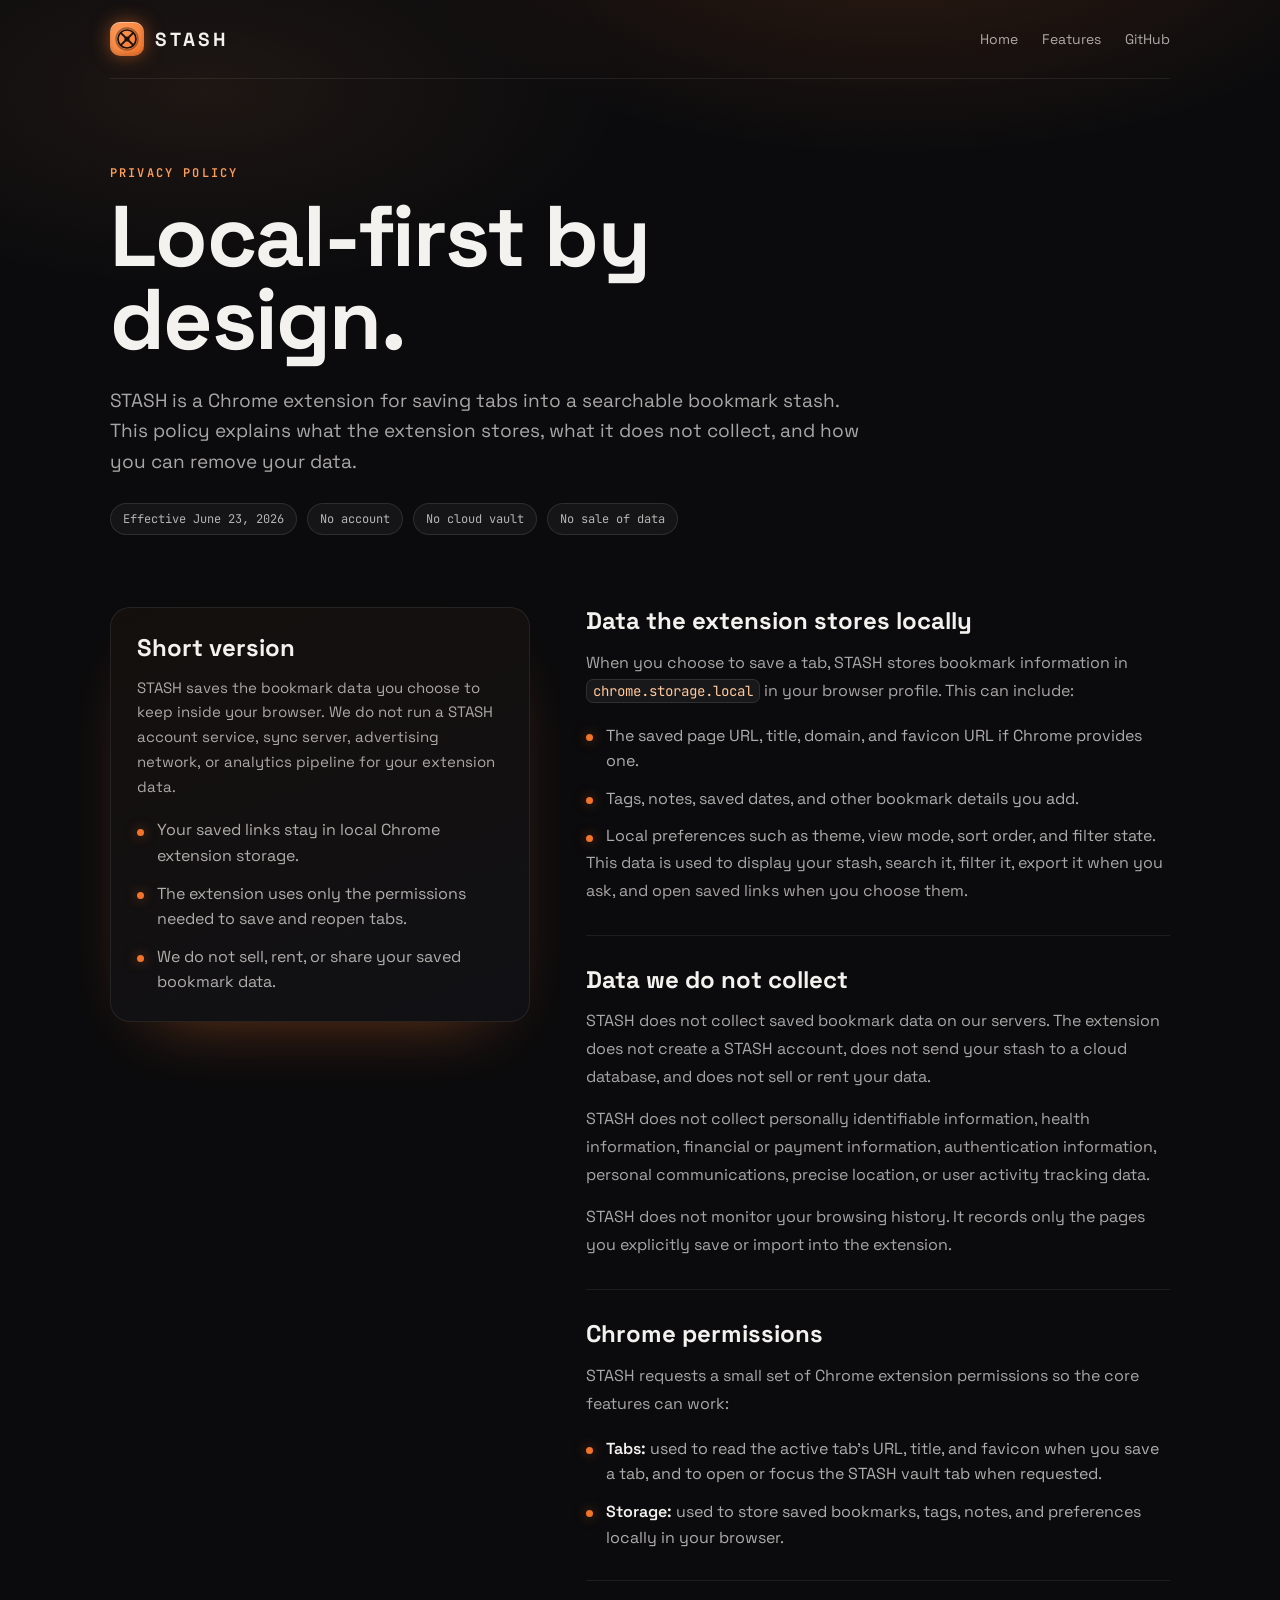
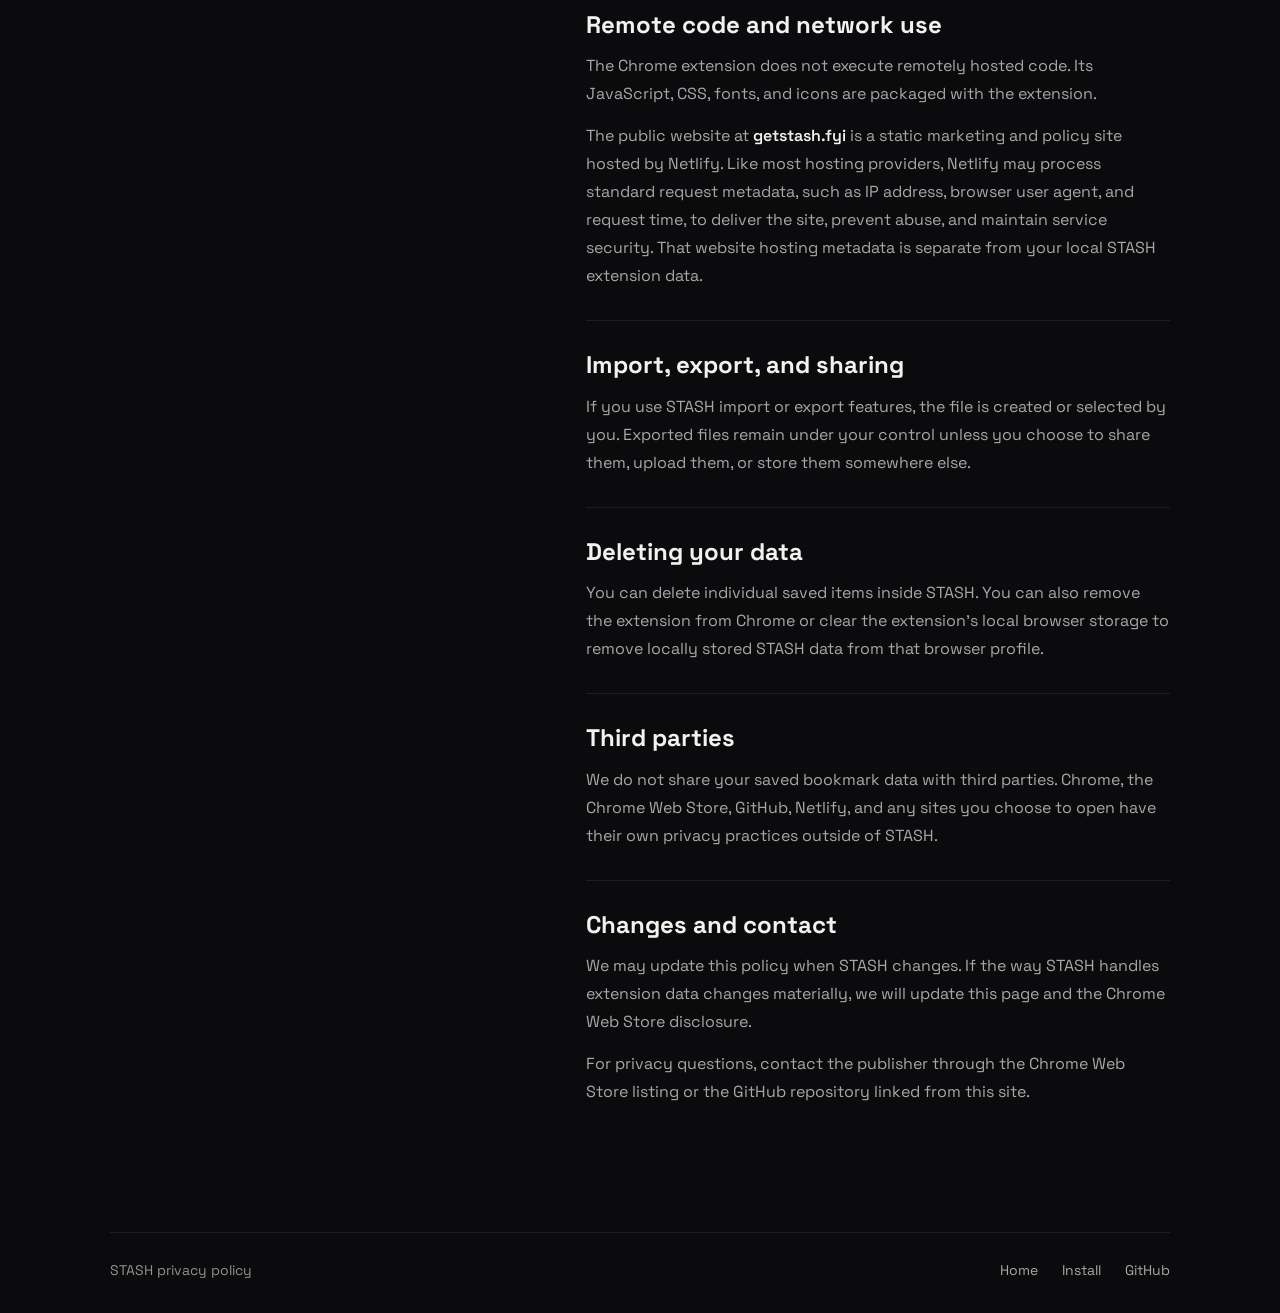
<file: privacy/index.html>
<!doctype html>
<html lang="en">
  <head>
    <meta charset="UTF-8" />
    <meta name="viewport" content="width=device-width, initial-scale=1.0" />
    <title>Privacy Policy - STASH</title>
    <meta
      name="description"
      content="STASH privacy policy: a local-first Chrome extension for saving, tagging, and searching bookmarks in your browser."
    />
    <meta property="og:title" content="Privacy Policy - STASH" />
    <meta property="og:description" content="How STASH handles saved links, tags, notes, and extension data." />
    <meta property="og:type" content="website" />
    <meta property="og:url" content="https://getstash.fyi/privacy" />
    <meta property="og:site_name" content="STASH" />
    <meta property="og:image" content="https://getstash.fyi/assets/og/stash-og.png" />
    <meta name="twitter:card" content="summary_large_image" />
    <meta name="twitter:title" content="Privacy Policy - STASH" />
    <meta name="twitter:description" content="How STASH handles saved links, tags, notes, and extension data." />
    <meta name="twitter:image" content="https://getstash.fyi/assets/og/stash-og.png" />
    <meta name="theme-color" content="#0B0B0D" />
    <link rel="canonical" href="https://getstash.fyi/privacy" />
    <link rel="icon" type="image/svg+xml" href="/assets/icons/favicon.svg?v=stash-logomark-20260623" />
    <link rel="alternate icon" href="/assets/icons/icon48.png" />
    <link rel="stylesheet" href="/assets/fonts/fonts.css" />
    <style>
      * {
        box-sizing: border-box;
      }

      html,
      body {
        margin: 0;
        min-height: 100%;
      }

      body {
        background: #0b0b0d;
        color: #f4f2ee;
        font-family: 'Space Grotesk', system-ui, sans-serif;
        text-rendering: optimizeLegibility;
        -webkit-font-smoothing: antialiased;
      }

      body::before {
        content: '';
        position: fixed;
        inset: 0;
        z-index: -1;
        pointer-events: none;
        background:
          radial-gradient(760px 360px at 70% -10%, rgba(242, 116, 43, 0.16), transparent 68%),
          radial-gradient(680px 320px at 16% 10%, rgba(255, 157, 92, 0.08), transparent 62%),
          #0b0b0d;
      }

      a {
        color: inherit;
      }

      .shell {
        width: min(1060px, calc(100% - 40px));
        margin: 0 auto;
      }

      .nav {
        display: flex;
        align-items: center;
        justify-content: space-between;
        gap: 24px;
        padding: 22px 0;
        border-bottom: 1px solid rgba(255, 255, 255, 0.08);
      }

      .brand,
      .links {
        display: inline-flex;
        align-items: center;
      }

      .brand {
        gap: 11px;
        text-decoration: none;
      }

      .logo {
        position: relative;
        display: inline-grid;
        width: 34px;
        height: 34px;
        flex: 0 0 auto;
        place-items: center;
      }

      .logo::before {
        content: '';
        position: absolute;
        inset: 0;
        border-radius: 10px;
        background: linear-gradient(135deg, #ff9d5c, #f2742b);
        box-shadow: 0 0 18px rgba(242, 116, 43, 0.5);
      }

      .logo::after {
        content: '';
        position: absolute;
        inset: 0;
        border-radius: 10px;
        box-shadow: inset 0 1px 0 rgba(255, 255, 255, 0.4), inset 0 -2px 5px rgba(0, 0, 0, 0.18);
      }

      .logo svg {
        position: relative;
        z-index: 1;
        width: 100%;
        height: 100%;
      }

      .wordmark {
        font-size: 19px;
        font-weight: 700;
        letter-spacing: 0.16em;
      }

      .links {
        gap: 24px;
        color: rgba(244, 242, 238, 0.68);
        font-size: 14px;
      }

      .link {
        position: relative;
        text-decoration: none;
      }

      .link::after {
        content: '';
        position: absolute;
        left: 0;
        bottom: -4px;
        width: 0;
        height: 1.5px;
        background: linear-gradient(90deg, #ff9d5c, #f2742b);
        transition: width 240ms ease;
      }

      .link:hover::after {
        width: 100%;
      }

      main {
        padding: 86px 0 96px;
      }

      .eyebrow {
        margin: 0 0 14px;
        color: #ff9d5c;
        font-family: 'JetBrains Mono', monospace;
        font-size: 12px;
        font-weight: 600;
        letter-spacing: 0.18em;
        text-transform: uppercase;
      }

      h1 {
        max-width: 760px;
        margin: 0;
        color: #f4f2ee;
        font-size: clamp(44px, 8vw, 86px);
        font-weight: 700;
        line-height: 0.96;
        letter-spacing: -0.02em;
      }

      .intro {
        max-width: 760px;
        margin: 26px 0 0;
        color: rgba(244, 242, 238, 0.68);
        font-size: 19px;
        line-height: 1.6;
      }

      .meta {
        display: flex;
        flex-wrap: wrap;
        gap: 10px;
        margin: 26px 0 0;
      }

      .pill {
        display: inline-flex;
        align-items: center;
        min-height: 32px;
        padding: 7px 12px;
        border: 1px solid rgba(255, 255, 255, 0.1);
        border-radius: 999px;
        background: rgba(255, 255, 255, 0.045);
        color: rgba(244, 242, 238, 0.72);
        font-family: 'JetBrains Mono', monospace;
        font-size: 12px;
      }

      .policy {
        display: grid;
        grid-template-columns: 0.72fr 1fr;
        gap: 56px;
        margin-top: 72px;
      }

      .summary {
        position: sticky;
        top: 24px;
        align-self: start;
        overflow: hidden;
        padding: 26px;
        border: 1px solid rgba(255, 255, 255, 0.08);
        border-radius: 20px;
        background: linear-gradient(160deg, rgba(22, 17, 13, 0.92), rgba(18, 18, 21, 0.92));
        box-shadow: 0 28px 70px -44px rgba(242, 116, 43, 0.6);
      }

      .summary h2,
      .section h2 {
        margin: 0 0 14px;
        color: #f4f2ee;
        font-size: 24px;
        line-height: 1.14;
      }

      .summary p {
        margin: 0;
        color: rgba(244, 242, 238, 0.68);
        font-size: 15px;
        line-height: 1.65;
      }

      .summary ul,
      .section ul {
        margin: 18px 0 0;
        padding: 0;
        list-style: none;
      }

      .summary li,
      .section li {
        position: relative;
        margin-top: 12px;
        padding-left: 20px;
        color: rgba(244, 242, 238, 0.7);
        line-height: 1.6;
      }

      .summary li::before,
      .section li::before {
        content: '';
        position: absolute;
        top: 0.72em;
        left: 0;
        width: 7px;
        height: 7px;
        border-radius: 50%;
        background: #f2742b;
        box-shadow: 0 0 12px rgba(242, 116, 43, 0.5);
      }

      .sections {
        min-width: 0;
      }

      .section {
        padding: 30px 0;
        border-top: 1px solid rgba(255, 255, 255, 0.08);
      }

      .section:first-child {
        border-top: 0;
        padding-top: 0;
      }

      .section p {
        margin: 0;
        color: rgba(244, 242, 238, 0.68);
        font-size: 16px;
        line-height: 1.75;
      }

      .section p + p {
        margin-top: 14px;
      }

      .section strong {
        color: #f4f2ee;
        font-weight: 600;
      }

      .inline-code {
        padding: 2px 6px;
        border: 1px solid rgba(255, 255, 255, 0.1);
        border-radius: 7px;
        background: rgba(255, 255, 255, 0.055);
        color: #ffc79a;
        font-family: 'JetBrains Mono', monospace;
        font-size: 0.88em;
      }

      footer {
        display: flex;
        align-items: center;
        justify-content: space-between;
        gap: 24px;
        padding: 28px 0 34px;
        border-top: 1px solid rgba(255, 255, 255, 0.08);
        color: rgba(244, 242, 238, 0.58);
        font-size: 14px;
      }

      footer p {
        margin: 0;
      }

      @media (max-width: 820px) {
        .shell {
          width: min(100% - 28px, 1060px);
        }

        .nav,
        footer {
          align-items: flex-start;
          flex-direction: column;
        }

        main {
          padding: 58px 0 72px;
        }

        .policy {
          grid-template-columns: 1fr;
          gap: 34px;
          margin-top: 52px;
        }

        .summary {
          position: relative;
          top: auto;
        }
      }

      @media (max-width: 520px) {
        .links {
          width: 100%;
          justify-content: space-between;
          gap: 14px;
        }

        h1 {
          font-size: 46px;
        }

        .intro {
          font-size: 17px;
        }

        .summary,
        .section {
          padding-left: 0;
          padding-right: 0;
        }

        .summary {
          border-left: 0;
          border-right: 0;
          border-radius: 0;
          background: transparent;
          box-shadow: none;
        }
      }
    </style>
  </head>
  <body>
    <div class="shell">
      <nav class="nav" aria-label="Privacy navigation">
        <a class="brand" href="/" aria-label="STASH home">
          <span class="logo">
            <svg viewBox="0 0 34 34" fill="none" aria-hidden="true">
              <circle cx="17" cy="17" r="11" stroke="#1a0f0a" stroke-width="1.4" opacity=".4"></circle>
              <circle cx="17" cy="17" r="9" stroke="#1a0f0a" stroke-width="1.7"></circle>
              <g stroke="#1a0f0a" stroke-width="1.8" stroke-linecap="round">
                <path d="M19 19 22.7 22.7"></path>
                <path d="M15 19 11.3 22.7"></path>
                <path d="M15 15 11.3 11.3"></path>
                <path d="M19 15 22.7 11.3"></path>
              </g>
              <circle cx="17" cy="17" r="2.6" fill="#1a0f0a"></circle>
            </svg>
          </span>
          <span class="wordmark">STASH</span>
        </a>

        <div class="links">
          <a class="link" href="/">Home</a>
          <a class="link" href="/#features">Features</a>
          <a class="link" href="https://github.com/karnagebitcoin/stash" target="_blank" rel="noopener">GitHub</a>
        </div>
      </nav>

      <main>
        <p class="eyebrow">Privacy Policy</p>
        <h1>Local-first by design.</h1>
        <p class="intro">
          STASH is a Chrome extension for saving tabs into a searchable bookmark stash. This policy explains what the
          extension stores, what it does not collect, and how you can remove your data.
        </p>
        <div class="meta" aria-label="Policy metadata">
          <span class="pill">Effective June 23, 2026</span>
          <span class="pill">No account</span>
          <span class="pill">No cloud vault</span>
          <span class="pill">No sale of data</span>
        </div>

        <div class="policy">
          <aside class="summary" aria-label="Privacy summary">
            <h2>Short version</h2>
            <p>
              STASH saves the bookmark data you choose to keep inside your browser. We do not run a STASH account
              service, sync server, advertising network, or analytics pipeline for your extension data.
            </p>
            <ul>
              <li>Your saved links stay in local Chrome extension storage.</li>
              <li>The extension uses only the permissions needed to save and reopen tabs.</li>
              <li>We do not sell, rent, or share your saved bookmark data.</li>
            </ul>
          </aside>

          <div class="sections">
            <section class="section">
              <h2>Data the extension stores locally</h2>
              <p>
                When you choose to save a tab, STASH stores bookmark information in
                <span class="inline-code">chrome.storage.local</span> in your browser profile. This can include:
              </p>
              <ul>
                <li>The saved page URL, title, domain, and favicon URL if Chrome provides one.</li>
                <li>Tags, notes, saved dates, and other bookmark details you add.</li>
                <li>Local preferences such as theme, view mode, sort order, and filter state.</li>
              </ul>
              <p>
                This data is used to display your stash, search it, filter it, export it when you ask, and open saved
                links when you choose them.
              </p>
            </section>

            <section class="section">
              <h2>Data we do not collect</h2>
              <p>
                STASH does not collect saved bookmark data on our servers. The extension does not create a STASH account,
                does not send your stash to a cloud database, and does not sell or rent your data.
              </p>
              <p>
                STASH does not collect personally identifiable information, health information, financial or payment
                information, authentication information, personal communications, precise location, or user activity
                tracking data.
              </p>
              <p>
                STASH does not monitor your browsing history. It records only the pages you explicitly save or import
                into the extension.
              </p>
            </section>

            <section class="section">
              <h2>Chrome permissions</h2>
              <p>STASH requests a small set of Chrome extension permissions so the core features can work:</p>
              <ul>
                <li>
                  <strong>Tabs:</strong> used to read the active tab's URL, title, and favicon when you save a tab, and
                  to open or focus the STASH vault tab when requested.
                </li>
                <li>
                  <strong>Storage:</strong> used to store saved bookmarks, tags, notes, and preferences locally in your
                  browser.
                </li>
              </ul>
            </section>

            <section class="section">
              <h2>Remote code and network use</h2>
              <p>
                The Chrome extension does not execute remotely hosted code. Its JavaScript, CSS, fonts, and icons are
                packaged with the extension.
              </p>
              <p>
                The public website at <strong>getstash.fyi</strong> is a static marketing and policy site hosted by
                Netlify. Like most hosting providers, Netlify may process standard request metadata, such as IP address,
                browser user agent, and request time, to deliver the site, prevent abuse, and maintain service security.
                That website hosting metadata is separate from your local STASH extension data.
              </p>
            </section>

            <section class="section">
              <h2>Import, export, and sharing</h2>
              <p>
                If you use STASH import or export features, the file is created or selected by you. Exported files remain
                under your control unless you choose to share them, upload them, or store them somewhere else.
              </p>
            </section>

            <section class="section">
              <h2>Deleting your data</h2>
              <p>
                You can delete individual saved items inside STASH. You can also remove the extension from Chrome or
                clear the extension's local browser storage to remove locally stored STASH data from that browser
                profile.
              </p>
            </section>

            <section class="section">
              <h2>Third parties</h2>
              <p>
                We do not share your saved bookmark data with third parties. Chrome, the Chrome Web Store, GitHub,
                Netlify, and any sites you choose to open have their own privacy practices outside of STASH.
              </p>
            </section>

            <section class="section">
              <h2>Changes and contact</h2>
              <p>
                We may update this policy when STASH changes. If the way STASH handles extension data changes
                materially, we will update this page and the Chrome Web Store disclosure.
              </p>
              <p>
                For privacy questions, contact the publisher through the Chrome Web Store listing or the GitHub
                repository linked from this site.
              </p>
            </section>
          </div>
        </div>
      </main>

      <footer>
        <p>STASH privacy policy</p>
        <div class="links">
          <a class="link" href="/">Home</a>
          <a class="link" href="/#install">Install</a>
          <a class="link" href="https://github.com/karnagebitcoin/stash" target="_blank" rel="noopener">GitHub</a>
        </div>
      </footer>
    </div>
  </body>
</html>
</file>
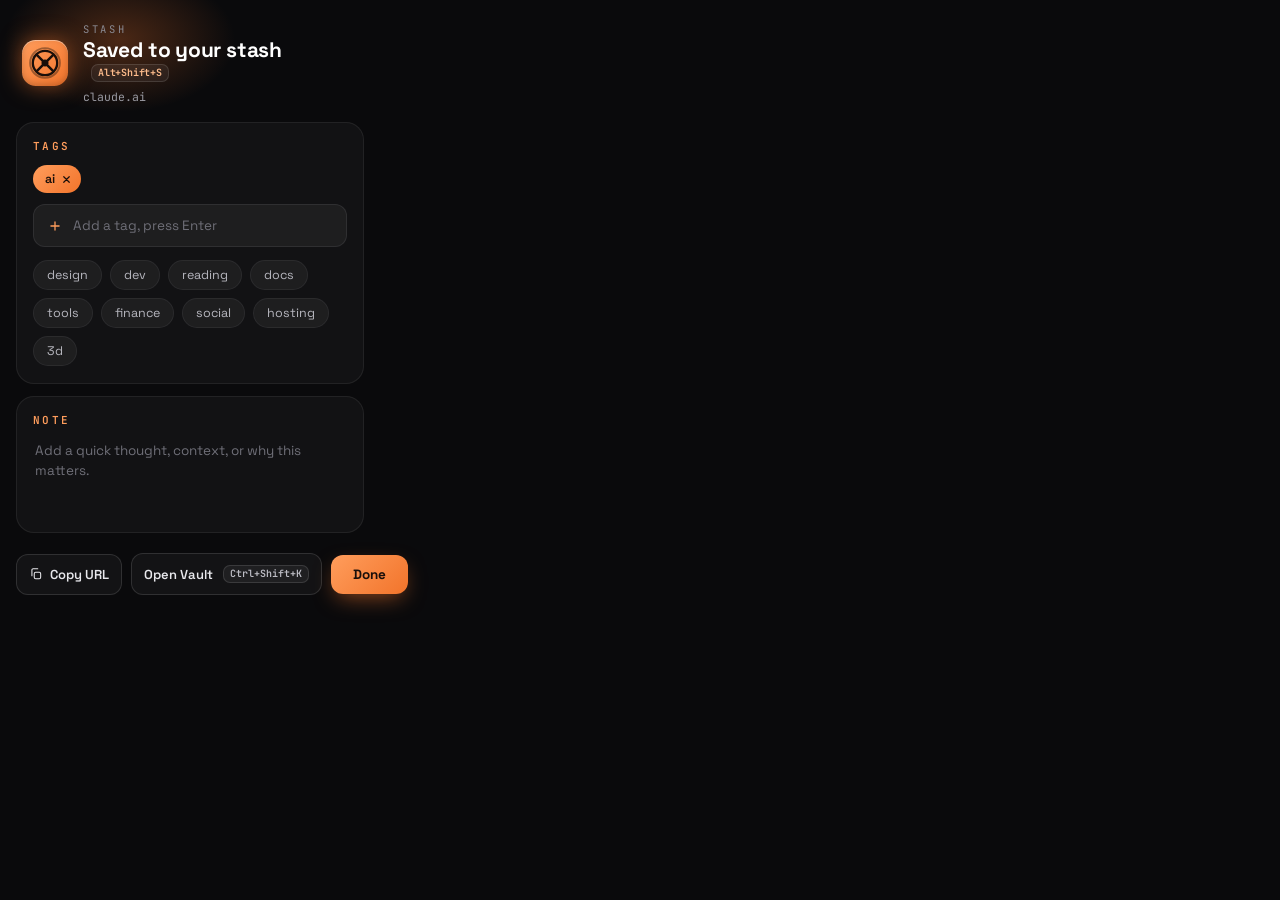
<file: stash-extension-firefox/popup.html>
<!doctype html>
<html lang="en">
<head>
  <meta charset="utf-8">
  <meta name="viewport" content="width=device-width, initial-scale=1">
  <title>Stash this tab</title>
  <link rel="stylesheet" href="fonts/fonts.css">
  <style>
    * { box-sizing: border-box; }
    html, body { margin: 0; padding: 0; }
    body {
      width: 380px;
      background: #0A0A0C;
      color: #F4F2EE;
      font-family: 'Space Grotesk', sans-serif;
      -webkit-font-smoothing: antialiased;
      text-rendering: optimizeLegibility;
    }
    input, textarea { outline: none; border: none; font-family: inherit; background: transparent; color: inherit; resize: none; }
    img { outline: 1px solid rgba(255,255,255,.1); outline-offset: -1px; }
    input::placeholder, textarea::placeholder { color: #6f6f78; }
    .vsi { transition-property: filter, background-color, border-color, color, transform; transition-duration: .18s; transition-timing-function: ease; }
    .vsi:hover { filter: brightness(1.14); }
    .chip { transition-property: filter, transform, background-color, border-color, color; transition-duration: .18s; transition-timing-function: ease; }
    .chip:hover { filter: brightness(1.12); transform: translateY(-1px); }
    .btn { transition: transform .18s ease, filter .18s ease, background .18s ease, border-color .18s ease; }
    .btn:hover { filter: brightness(1.08); }
    .btnP:hover { transform: translateY(-1px); }
    .btnG:hover { background: rgba(255,255,255,.07); border-color: rgba(255,255,255,.2); }
    .titleShortcut, .btnKbd { display: inline-flex; align-items: center; padding: 3px 6px; border: 1px solid rgba(255,255,255,.12); border-radius: 7px; background: rgba(255,255,255,.055); color: #ffbd8d; font-family: 'JetBrains Mono', monospace; font-size: 10px; line-height: 1; white-space: nowrap; }
    .titleShortcut { margin-left: 8px; vertical-align: 3px; }
    .btnKbd { margin-left: 3px; color: #bdbdc5; }
    textarea::-webkit-scrollbar { width: 8px; }
    textarea::-webkit-scrollbar-thumb { background: rgba(255,255,255,.12); border-radius: 8px; }
    @keyframes pIn { from { opacity:0; transform:translateY(6px); } to { opacity:1; transform:translateY(0); } }
    @keyframes glow { 0%,100% { opacity:.55; } 50% { opacity:.85; } }
    #root { animation: pIn .24s cubic-bezier(.2,.8,.2,1); }
  </style>
</head>
<body>
  <div id="root"></div>
  <script src="popup.js"></script>
</body>
</html>
</file>
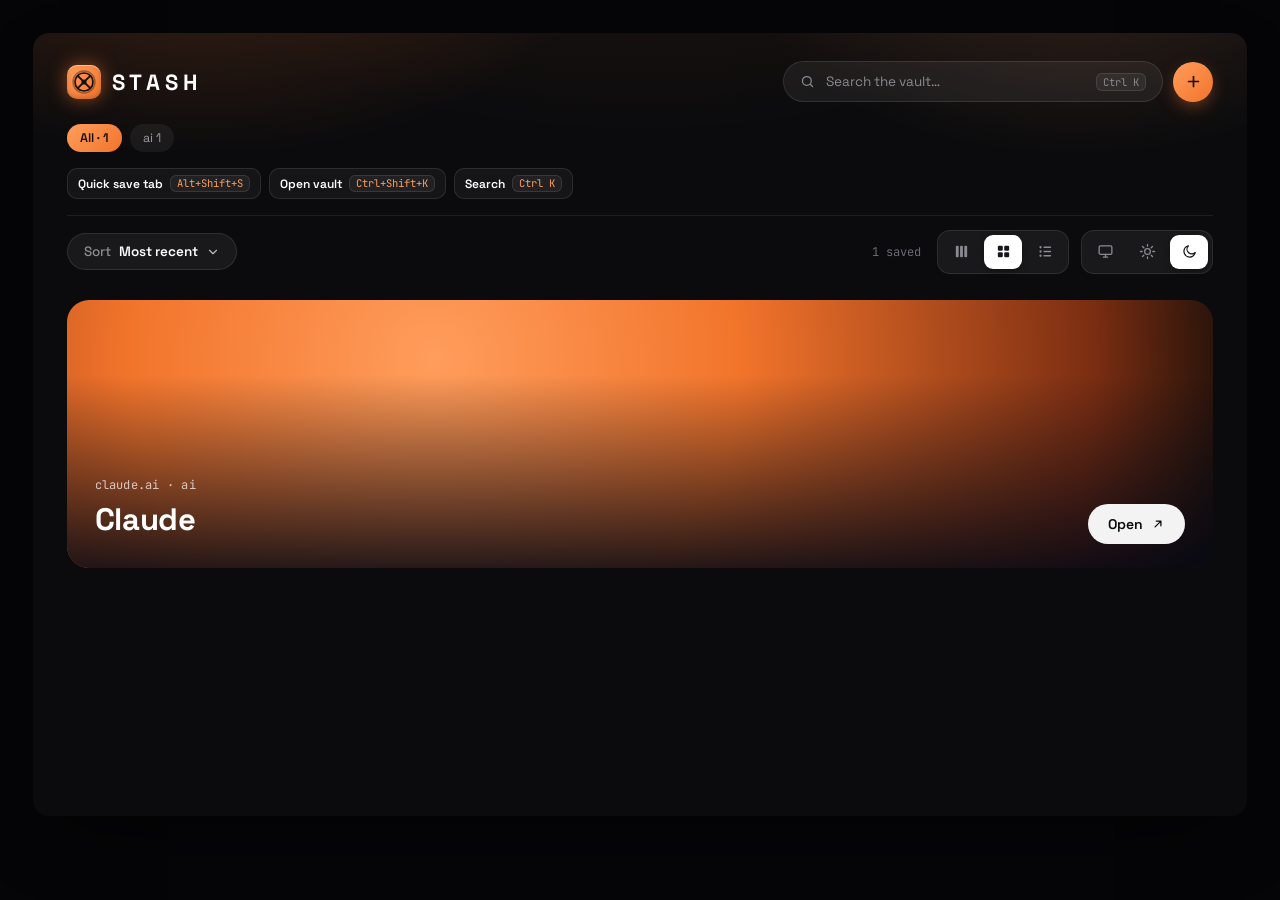
<file: stash-extension-firefox/vault.html>
<!doctype html>
<html lang="en">
<head>
  <meta charset="utf-8">
  <meta name="viewport" content="width=device-width, initial-scale=1">
  <title>STASH — Vault</title>
  <link rel="stylesheet" href="fonts/fonts.css">
  <link rel="stylesheet" href="vault.css">
</head>
<body>
  <div id="app"></div>
  <script src="vault.js"></script>
</body>
</html>
</file>
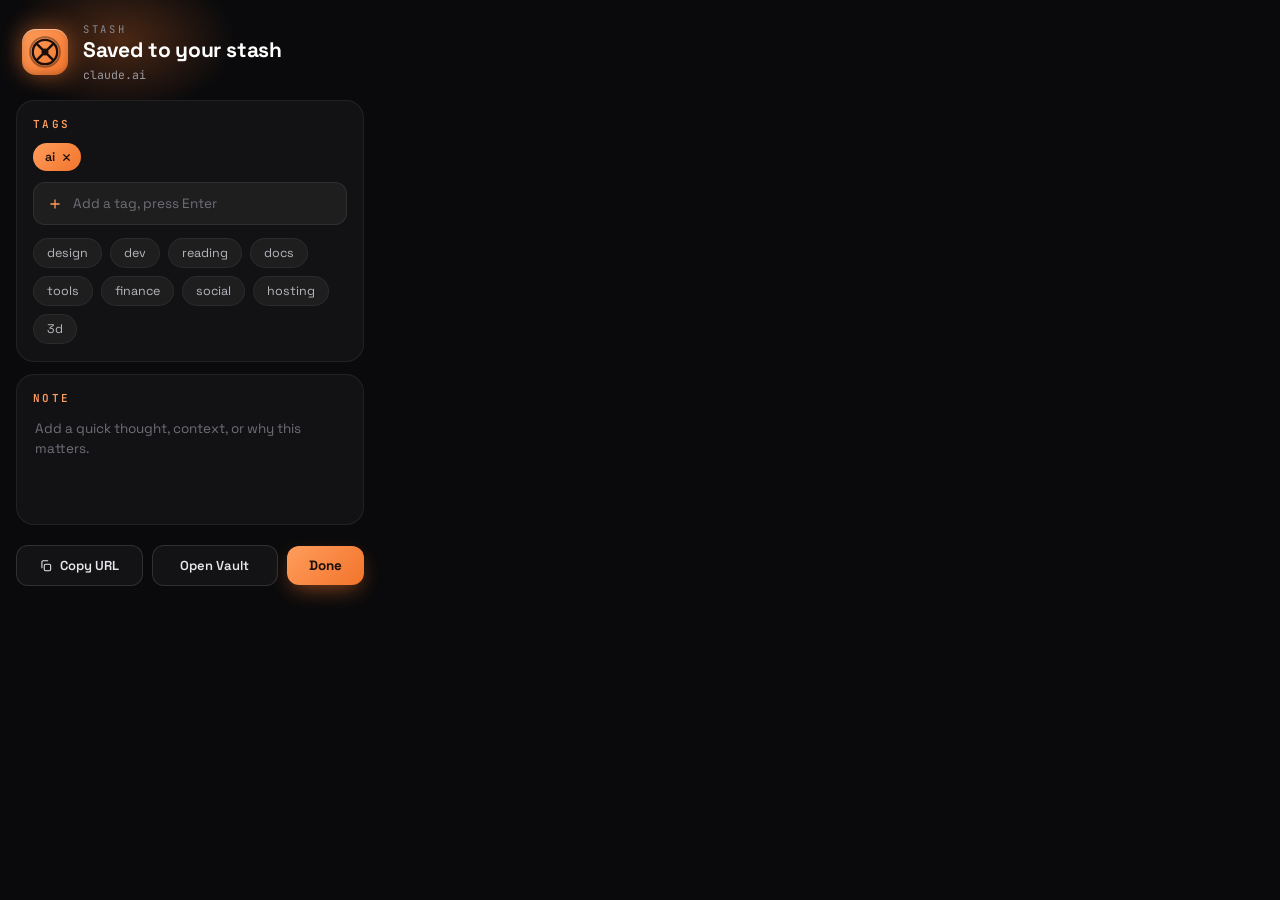
<file: stash-extension/popup.html>
<!doctype html>
<html lang="en">
<head>
  <meta charset="utf-8">
  <meta name="viewport" content="width=device-width, initial-scale=1">
  <title>Stash this tab</title>
  <link rel="stylesheet" href="fonts/fonts.css">
  <style>
    * { box-sizing: border-box; }
    html, body { margin: 0; padding: 0; }
    body {
      width: 380px;
      background: #0A0A0C;
      color: #F4F2EE;
      font-family: 'Space Grotesk', sans-serif;
      -webkit-font-smoothing: antialiased;
      text-rendering: optimizeLegibility;
    }
    input, textarea { outline: none; border: none; font-family: inherit; background: transparent; color: inherit; resize: none; }
    input::placeholder, textarea::placeholder { color: #6f6f78; }
    .vsi { transition: all .18s ease; }
    .vsi:hover { filter: brightness(1.14); }
    .chip { transition: all .18s ease; }
    .chip:hover { filter: brightness(1.12); transform: translateY(-1px); }
    .btn { transition: transform .18s ease, filter .18s ease, background .18s ease, border-color .18s ease; }
    .btn:hover { filter: brightness(1.08); }
    .btnP:hover { transform: translateY(-1px); }
    .btnG:hover { background: rgba(255,255,255,.07); border-color: rgba(255,255,255,.2); }
    textarea::-webkit-scrollbar { width: 8px; }
    textarea::-webkit-scrollbar-thumb { background: rgba(255,255,255,.12); border-radius: 8px; }
    @keyframes pIn { from { opacity:0; transform:translateY(6px); } to { opacity:1; transform:translateY(0); } }
    @keyframes glow { 0%,100% { opacity:.55; } 50% { opacity:.85; } }
    #root { animation: pIn .24s cubic-bezier(.2,.8,.2,1); }
  </style>
</head>
<body>
  <div id="root"></div>
  <script src="popup.js"></script>
</body>
</html>
</file>
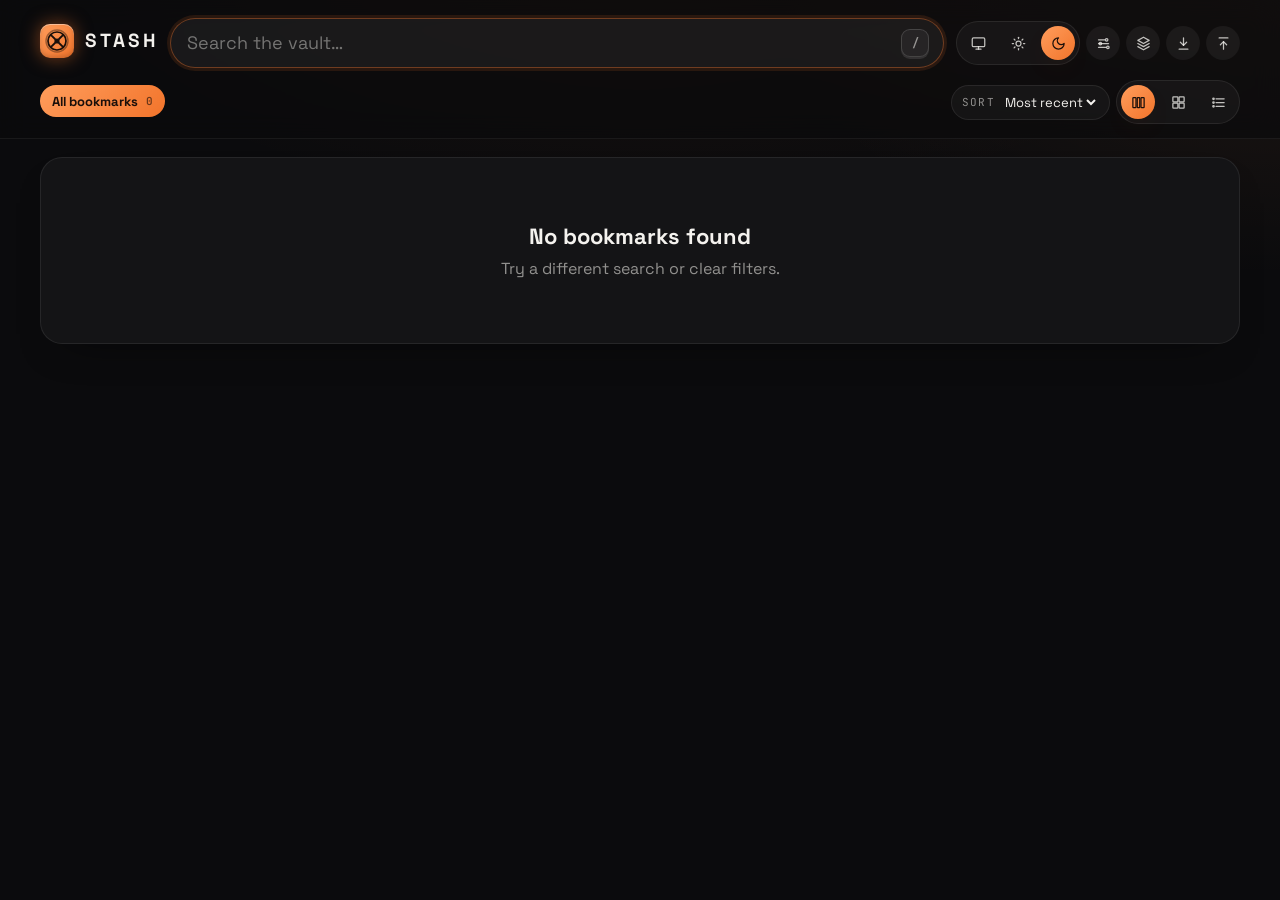
<file: src/manager/manager.html>
<!doctype html>
<html lang="en">
  <head>
    <meta charset="UTF-8" />
    <meta name="viewport" content="width=device-width, initial-scale=1.0" />
    <title>Stash Library</title>
    <link rel="stylesheet" href="../../assets/fonts/fonts.css" />
    <link rel="stylesheet" href="manager.css" />
  </head>
  <body>
    <header class="topbar">
      <div class="topbar-row">
        <div class="brand-wrap">
          <h1>
            <span class="brand-icon" aria-hidden="true">
              <span class="brand-icon-fill"></span>
              <svg viewBox="0 0 34 34" fill="none">
                <circle cx="17" cy="17" r="11" stroke="#1a0f0a" stroke-width="1.4" opacity=".4"></circle>
                <circle cx="17" cy="17" r="9" stroke="#1a0f0a" stroke-width="1.7"></circle>
                <g stroke="#1a0f0a" stroke-width="1.8" stroke-linecap="round">
                  <path d="M19 19 22.7 22.7"></path>
                  <path d="M15 19 11.3 22.7"></path>
                  <path d="M15 15 11.3 11.3"></path>
                  <path d="M19 15 22.7 11.3"></path>
                </g>
                <circle cx="17" cy="17" r="2.6" fill="#1a0f0a"></circle>
              </svg>
            </span>
            <span>STASH</span>
          </h1>
        </div>

        <div class="search-wrap">
          <input
            id="searchInput"
            type="search"
            autocomplete="off"
            placeholder="Search the vault…"
            aria-label="Search bookmarks"
          />
          <kbd>/</kbd>
        </div>

        <div class="top-actions">
          <div class="theme-switch" role="group" aria-label="Theme mode">
            <button type="button" class="theme-btn" data-theme-mode="auto" aria-label="Use auto theme" title="Auto theme"></button>
            <button type="button" class="theme-btn" data-theme-mode="light" aria-label="Use light theme" title="Light theme"></button>
            <button type="button" class="theme-btn" data-theme-mode="dark" aria-label="Use dark theme" title="Dark theme"></button>
          </div>

          <button id="settingsBtn" class="mini-icon-btn" type="button" aria-label="Open settings" title="Settings"></button>
          <button id="bulkToggleBtn" class="mini-icon-btn" type="button" aria-label="Toggle bulk mode" title="Bulk mode"></button>
          <button id="exportAllBtn" class="mini-icon-btn" type="button" aria-label="Export bookmarks" title="Export all"></button>
          <button id="importBtn" class="mini-icon-btn" type="button" aria-label="Import bookmarks" title="Import"></button>
          <input id="importFileInput" type="file" accept="application/json" hidden />
        </div>
      </div>

      <div class="filter-row">
        <div class="tag-scroll">
          <button id="tagScrollLeftBtn" class="tag-scroll-btn" type="button" aria-label="Scroll tags left" title="Scroll tags left" hidden></button>
          <div id="tagList" class="tag-list"></div>
          <button id="tagScrollRightBtn" class="tag-scroll-btn" type="button" aria-label="Scroll tags right" title="Scroll tags right" hidden></button>
        </div>

        <div class="filter-controls">
          <label class="sort-control">
            <span>Sort</span>
            <select id="sortSelect" aria-label="Sort bookmarks">
              <option value="recent">Most recent</option>
              <option value="oldest">Oldest first</option>
              <option value="title_asc">Title A-Z</option>
              <option value="title_desc">Title Z-A</option>
              <option value="domain">Domain</option>
            </select>
          </label>

          <div class="layout-switch" role="group" aria-label="Layout mode">
            <button type="button" data-layout="masonry" class="layout-btn" aria-label="Masonry view" title="Masonry"></button>
            <button type="button" data-layout="grid" class="layout-btn" aria-label="Grid view" title="Grid"></button>
            <button type="button" data-layout="list" class="layout-btn" aria-label="List view" title="List"></button>
          </div>
        </div>
      </div>
    </header>

    <main class="content-panel">
      <div id="bulkBar" class="bulk-bar" hidden>
        <span id="bulkCount">0 selected</span>
        <div class="bulk-actions">
          <button id="selectVisibleBtn" class="tiny-btn" type="button">Select visible</button>
          <button id="clearSelectionBtn" class="tiny-btn" type="button">Clear</button>
          <button id="bulkAddTagBtn" class="tiny-btn" type="button">Add tag</button>
          <button id="bulkCopyUrlsBtn" class="tiny-btn" type="button">Copy URLs</button>
          <button id="bulkExportBtn" class="tiny-btn" type="button">Export selected</button>
          <button id="bulkDeleteBtn" class="tiny-btn danger" type="button">Delete selected</button>
        </div>
      </div>

      <div id="bookmarkContainer" class="bookmarks" aria-live="polite"></div>

      <div id="emptyState" class="empty-state" hidden>
        <h3>No bookmarks found</h3>
        <p>Try a different search or clear filters.</p>
      </div>
    </main>

    <dialog id="editDialog" class="edit-dialog">
      <form id="editForm" method="dialog">
        <h3>Edit bookmark</h3>

        <label>
          Title
          <input id="editTitleInput" name="title" type="text" required />
        </label>

        <label>
          URL
          <input id="editUrlInput" name="url" type="url" disabled />
        </label>

        <label>
          Description
          <textarea id="editDescriptionInput" name="description" rows="2"></textarea>
        </label>

        <label>
          Note
          <textarea id="editNoteInput" name="note" rows="4"></textarea>
        </label>

        <label>
          Tags (comma-separated)
          <input id="editTagsInput" name="tags" type="text" />
        </label>

        <footer>
          <button type="button" class="soft-btn" id="cancelEditBtn">Cancel</button>
          <button type="submit" class="solid-btn">Save</button>
        </footer>
      </form>
    </dialog>

    <dialog id="settingsDialog" class="settings-dialog">
      <form id="settingsForm" method="dialog">
        <h3>Settings</h3>

        <section class="setting-section">
          <h4>Appearance</h4>

          <label class="setting-row">
            <div class="setting-label">
              <span>UI font</span>
              <small>Applies to the full interface.</small>
            </div>
            <select id="uiFontSelect" name="uiFont">
              <option value="default">Default</option>
              <option value="geist">Geist</option>
              <option value="inter">Inter</option>
              <option value="lato">Lato</option>
            </select>
          </label>

          <label class="setting-row">
            <div class="setting-label">
              <span>Light palette</span>
              <small>Current light palette options.</small>
            </div>
            <select id="lightPaletteSelect" name="lightPalette">
              <option value="default">Default</option>
            </select>
          </label>

          <label class="setting-row">
            <div class="setting-label">
              <span>Dark palette</span>
              <small>Choose a dark theme palette.</small>
            </div>
            <select id="darkPaletteSelect" name="darkPalette">
              <option value="default">Default</option>
              <option value="neutral">Neutral</option>
            </select>
          </label>
        </section>

        <section class="setting-section">
          <h4>Layout</h4>

          <label class="setting-row">
            <div class="setting-label">
              <span>Masonry columns</span>
              <small>Desktop baseline before responsive scaling.</small>
            </div>
            <input id="masonryColumnsInput" name="masonryColumns" type="range" min="2" max="8" step="1" />
            <output id="masonryColumnsValue" for="masonryColumnsInput">4</output>
          </label>
        </section>

        <footer>
          <button type="button" class="soft-btn" id="cancelSettingsBtn">Cancel</button>
          <button type="submit" class="solid-btn">Save</button>
        </footer>
      </form>
    </dialog>

    <script type="module" src="manager.js"></script>
  </body>
</html>
</file>
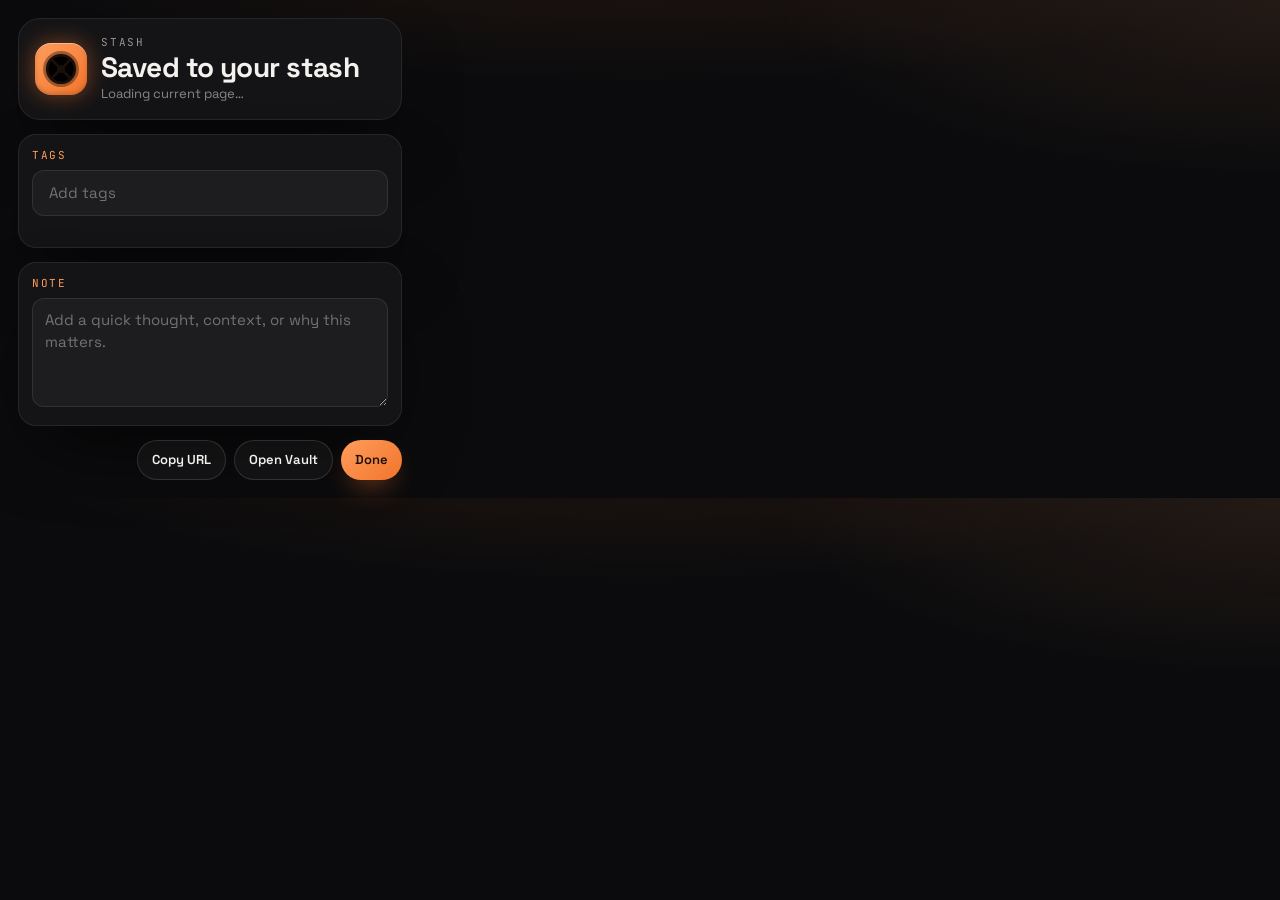
<file: src/popup/popup.html>
<!doctype html>
<html lang="en">
  <head>
    <meta charset="UTF-8" />
    <meta name="viewport" content="width=device-width, initial-scale=1.0" />
    <title>Stash</title>
    <link rel="stylesheet" href="../../assets/fonts/fonts.css" />
    <link rel="stylesheet" href="popup.css" />
  </head>
  <body>
    <main class="popup" aria-live="polite">
      <section class="hero">
        <div class="hero-icon" aria-hidden="true">
          <span class="hero-icon-fill"></span>
          <svg viewBox="0 0 34 34" class="hero-icon-svg">
            <circle cx="17" cy="17" r="11" stroke="#1a0f0a" stroke-width="1.4" opacity=".4"></circle>
            <circle cx="17" cy="17" r="9" stroke="#1a0f0a" stroke-width="1.7"></circle>
            <g stroke="#1a0f0a" stroke-width="1.8" stroke-linecap="round">
              <path d="M19 19 22.7 22.7"></path>
              <path d="M15 19 11.3 22.7"></path>
              <path d="M15 15 11.3 11.3"></path>
              <path d="M19 15 22.7 11.3"></path>
            </g>
            <circle cx="17" cy="17" r="2.6" fill="#1a0f0a"></circle>
          </svg>
        </div>
        <div>
          <p class="eyebrow">STASH</p>
          <h1 id="statusTitle">Saved to your stash</h1>
          <p id="pageMeta" class="meta">Loading current page…</p>
        </div>
      </section>

      <section class="field-wrap">
        <label class="field-label" for="tagInput">Tags</label>
        <div class="tags-input" id="tagsInputWrap">
          <div id="tagChips" class="tag-chips"></div>
          <input id="tagInput" type="text" placeholder="Add tags" autocomplete="off" />
        </div>
        <div id="tagSuggestions" class="tag-suggestions"></div>
      </section>

      <section class="field-wrap">
        <label class="field-label" for="noteInput">Note</label>
        <textarea id="noteInput" rows="4" placeholder="Add a quick thought, context, or why this matters."></textarea>
      </section>

      <footer class="actions">
        <button id="copyBtn" class="ghost-btn" type="button">Copy URL</button>
        <button id="openLibraryBtn" class="ghost-btn" type="button">Open Vault</button>
        <button id="doneBtn" class="primary-btn" type="button">Done</button>
      </footer>
    </main>

    <script type="module" src="popup.js"></script>
  </body>
</html>
</file>
<file: assets/fonts/fonts.css>
@font-face {
  font-family: 'Space Grotesk';
  font-style: normal;
  font-weight: 400;
  font-display: swap;
  src: url('./space-grotesk-400.ttf') format('truetype');
}

@font-face {
  font-family: 'Space Grotesk';
  font-style: normal;
  font-weight: 500;
  font-display: swap;
  src: url('./space-grotesk-500.ttf') format('truetype');
}

@font-face {
  font-family: 'Space Grotesk';
  font-style: normal;
  font-weight: 600;
  font-display: swap;
  src: url('./space-grotesk-600.ttf') format('truetype');
}

@font-face {
  font-family: 'Space Grotesk';
  font-style: normal;
  font-weight: 700;
  font-display: swap;
  src: url('./space-grotesk-700.ttf') format('truetype');
}

@font-face {
  font-family: 'Instrument Serif';
  font-style: normal;
  font-weight: 400;
  font-display: swap;
  src: url('./instrument-serif-regular.ttf') format('truetype');
}

@font-face {
  font-family: 'Instrument Serif';
  font-style: italic;
  font-weight: 400;
  font-display: swap;
  src: url('./instrument-serif-italic.ttf') format('truetype');
}

@font-face {
  font-family: 'JetBrains Mono';
  font-style: normal;
  font-weight: 400;
  font-display: swap;
  src: url('./jetbrains-mono-400.ttf') format('truetype');
}

@font-face {
  font-family: 'JetBrains Mono';
  font-style: normal;
  font-weight: 500;
  font-display: swap;
  src: url('./jetbrains-mono-500.ttf') format('truetype');
}

@font-face {
  font-family: 'JetBrains Mono';
  font-style: normal;
  font-weight: 600;
  font-display: swap;
  src: url('./jetbrains-mono-600.ttf') format('truetype');
}
</file>
<file: stash-extension-firefox/fonts/fonts.css>
@font-face {
  font-family: 'Space Grotesk';
  font-style: normal;
  font-weight: 400;
  font-display: swap;
  src: url('./space-grotesk-400.ttf') format('truetype');
}

@font-face {
  font-family: 'Space Grotesk';
  font-style: normal;
  font-weight: 500;
  font-display: swap;
  src: url('./space-grotesk-500.ttf') format('truetype');
}

@font-face {
  font-family: 'Space Grotesk';
  font-style: normal;
  font-weight: 600;
  font-display: swap;
  src: url('./space-grotesk-600.ttf') format('truetype');
}

@font-face {
  font-family: 'Space Grotesk';
  font-style: normal;
  font-weight: 700;
  font-display: swap;
  src: url('./space-grotesk-700.ttf') format('truetype');
}

@font-face {
  font-family: 'JetBrains Mono';
  font-style: normal;
  font-weight: 400;
  font-display: swap;
  src: url('./jetbrains-mono-400.ttf') format('truetype');
}

@font-face {
  font-family: 'JetBrains Mono';
  font-style: normal;
  font-weight: 500;
  font-display: swap;
  src: url('./jetbrains-mono-500.ttf') format('truetype');
}

@font-face {
  font-family: 'JetBrains Mono';
  font-style: normal;
  font-weight: 600;
  font-display: swap;
  src: url('./jetbrains-mono-600.ttf') format('truetype');
}
</file>
<file: stash-extension-firefox/vault.css>
* { box-sizing: border-box; }
html, body { margin: 0; padding: 0; }
body {
  background: #050507;
  -webkit-font-smoothing: antialiased;
  text-rendering: optimizeLegibility;
  font-family: 'Space Grotesk', sans-serif;
  transition: background .3s ease;
}
input { outline: none; border: none; font-family: inherit; background: transparent; }
.vsearch::placeholder { color: #8a8a90; }
.vsi, .vbig, .vtag, .vactBtn {
  transition-duration: .22s;
  transition-timing-function: ease;
}
.vsi {
  transition-property: filter, background-color, border-color, color, transform;
}
.vbig {
  transition-property: filter, transform, box-shadow;
}
.vtag {
  transition-property: filter, transform, background-color, color, border-color;
}
.vactBtn {
  position: relative;
  transition-property: background-color, color, filter, transform;
}
.vactBtn::after {
  content: "";
  position: absolute;
  inset: -3px;
  border-radius: inherit;
}
.vshortcutBar {
  display: flex;
  flex-wrap: wrap;
  gap: 8px;
  padding: 0 0 16px;
}
.vshortcutHint {
  display: inline-flex;
  align-items: center;
  gap: 7px;
  min-height: 30px;
  padding: 6px 10px;
  border: 1px solid var(--shortcutBorder);
  border-radius: 10px;
  background: var(--shortcutBg);
  color: var(--shortcutText);
  font-size: 12px;
  white-space: nowrap;
}
.vshortcutHint strong {
  color: var(--shortcutStrong);
  font-weight: 600;
}
.vshortcutHint kbd {
  padding: 2px 6px;
  border: 1px solid var(--shortcutKeyBorder);
  border-radius: 6px;
  background: var(--shortcutKeyBg);
  color: var(--shortcutKeyText);
  font-family: 'JetBrains Mono', monospace;
  font-size: 10.5px;
  line-height: 1;
}

@keyframes toastUp { from { opacity:0; transform:translate(-50%,16px); } to { opacity:1; transform:translate(-50%,0); } }
@keyframes vFadeIn { from { opacity:0; } to { opacity:1; } }
@keyframes vModalIn { from { opacity:0; transform:translateY(14px) scale(.98); } to { opacity:1; transform:translateY(0) scale(1); } }

.vbig:hover { filter:brightness(1.05); transform:scale(1.04); }
.vfeat:hover .vfeatAct { opacity:1 !important; transform:translateY(0) !important; }
.vfeat:hover .vfeatHero { transform:scale(1.04); }
.vcard:hover { transform:translateY(-4px); box-shadow:0 22px 44px -16px var(--acSh) !important; border-color:var(--acB) !important; }
.vcard:hover .vact { opacity:1 !important; transform:translateY(0) !important; }
.vcard:hover .vhero { transform:scale(1.06); }
.vrow:hover { background: var(--rowHover) !important; }
.vrow:hover .vact { opacity:1 !important; transform:translateX(0) !important; }
.vactBtn:hover { background:var(--ac) !important; color:#fff !important; }
.vtag:hover { filter:brightness(1.08); }
.vundo:hover { filter:brightness(1.15); }
.vsi:hover { filter:brightness(1.12); }
</file>
<file: stash-extension/fonts/fonts.css>
@font-face {
  font-family: 'Space Grotesk';
  font-style: normal;
  font-weight: 400;
  font-display: swap;
  src: url('./space-grotesk-400.ttf') format('truetype');
}

@font-face {
  font-family: 'Space Grotesk';
  font-style: normal;
  font-weight: 500;
  font-display: swap;
  src: url('./space-grotesk-500.ttf') format('truetype');
}

@font-face {
  font-family: 'Space Grotesk';
  font-style: normal;
  font-weight: 600;
  font-display: swap;
  src: url('./space-grotesk-600.ttf') format('truetype');
}

@font-face {
  font-family: 'Space Grotesk';
  font-style: normal;
  font-weight: 700;
  font-display: swap;
  src: url('./space-grotesk-700.ttf') format('truetype');
}

@font-face {
  font-family: 'JetBrains Mono';
  font-style: normal;
  font-weight: 400;
  font-display: swap;
  src: url('./jetbrains-mono-400.ttf') format('truetype');
}

@font-face {
  font-family: 'JetBrains Mono';
  font-style: normal;
  font-weight: 500;
  font-display: swap;
  src: url('./jetbrains-mono-500.ttf') format('truetype');
}

@font-face {
  font-family: 'JetBrains Mono';
  font-style: normal;
  font-weight: 600;
  font-display: swap;
  src: url('./jetbrains-mono-600.ttf') format('truetype');
}
</file>
<file: src/manager/manager.css>
:root {
  color-scheme: dark;
  --ui-font: 'Space Grotesk', 'Avenir Next', 'Segoe UI Variable', 'SF Pro Text', system-ui, sans-serif;
  --mono-font: 'JetBrains Mono', ui-monospace, monospace;
  --bg: #0b0b0d;
  --surface: #0f0f12;
  --surface-card: #121215;
  --surface-pop: #141416;
  --surface-mini: #19191c;
  --text: #f4f2ee;
  --text-rgb: 244, 242, 238;
  --line-rgb: 255, 255, 255;
  --muted: rgba(244, 242, 238, 0.56);
  --accent: #f2742b;
  --accent-2: #ff9d5c;
  --nav-bg: rgba(11, 11, 13, 0.68);
  --chip: rgba(255, 255, 255, 0.05);
  --chip-active: linear-gradient(135deg, #ff9d5c, #f2742b);
  --chip-text: rgba(244, 242, 238, 0.72);
  --shadow-lg: 0 30px 70px -34px rgba(0, 0, 0, 0.82);
  --shadow-md: 0 18px 44px -28px rgba(0, 0, 0, 0.78);
  --radius-xl: 22px;
  --radius-lg: 18px;
  --radius-md: 12px;
  --card-title: #f4f2ee;
  --card-body: rgba(244, 242, 238, 0.62);
  --card-url: rgba(244, 242, 238, 0.42);
  --card-tag-bg: rgba(242, 116, 43, 0.14);
  --card-tag-text: #ff9d5c;
  --icon-button-bg: rgba(255, 255, 255, 0.05);
  --icon-button-fg: rgba(244, 242, 238, 0.78);
}

[data-ui-font='geist'] {
  --ui-font: 'Space Grotesk', 'Geist', 'Geist Sans', 'Inter', system-ui, sans-serif;
}

[data-ui-font='inter'] {
  --ui-font: 'Space Grotesk', 'Inter', 'Inter Variable', system-ui, sans-serif;
}

[data-ui-font='lato'] {
  --ui-font: 'Space Grotesk', 'Lato', 'Inter', system-ui, sans-serif;
}

[data-theme='light'] {
  color-scheme: light;
  --bg: #fbf8f3;
  --surface: #ffffff;
  --surface-card: #ffffff;
  --surface-pop: #ffffff;
  --surface-mini: #f6f2eb;
  --text: #1b1512;
  --text-rgb: 27, 21, 18;
  --line-rgb: 32, 22, 14;
  --muted: rgba(27, 21, 18, 0.56);
  --nav-bg: rgba(251, 248, 243, 0.76);
  --chip: rgba(32, 22, 14, 0.05);
  --chip-text: rgba(27, 21, 18, 0.72);
  --shadow-lg: 0 30px 70px -44px rgba(32, 22, 14, 0.42);
  --shadow-md: 0 18px 44px -34px rgba(32, 22, 14, 0.38);
  --card-title: #1b1512;
  --card-body: rgba(27, 21, 18, 0.62);
  --card-url: rgba(27, 21, 18, 0.42);
  --card-tag-bg: rgba(242, 116, 43, 0.12);
  --card-tag-text: #bf571f;
  --icon-button-bg: rgba(32, 22, 14, 0.05);
  --icon-button-fg: rgba(27, 21, 18, 0.78);
}

[data-theme='dark'][data-dark-palette='neutral'] {
  --bg: #0b0b0d;
  --surface: #0f0f12;
  --surface-card: #121215;
  --surface-pop: #141416;
  --surface-mini: #19191c;
  --text: #f4f2ee;
  --text-rgb: 244, 242, 238;
}

* {
  box-sizing: border-box;
}

html,
body {
  width: 100%;
  max-width: 100%;
  min-height: 100%;
  margin: 0;
  overflow-x: clip;
}

html {
  scroll-behavior: smooth;
}

body {
  min-height: 100vh;
  overflow-x: hidden;
  background: radial-gradient(120% 80% at 50% -10%, rgba(242, 116, 43, 0.08), transparent 42%),
    radial-gradient(90% 70% at 100% 0%, rgba(255, 157, 92, 0.08), transparent 44%), var(--bg);
  color: var(--text);
  font-family: var(--ui-font);
  text-rendering: optimizeLegibility;
  -webkit-font-smoothing: antialiased;
}

button,
input,
select,
textarea {
  font: inherit;
}

button {
  cursor: pointer;
}

.topbar {
  position: sticky;
  top: 0;
  z-index: 20;
  display: grid;
  width: 100%;
  max-width: 100%;
  gap: 12px;
  padding: 18px 40px 14px;
  overflow-x: clip;
  border-bottom: 1px solid rgba(var(--line-rgb), 0.06);
  background: var(--nav-bg);
  backdrop-filter: blur(14px);
}

.topbar-row,
.filter-row {
  display: flex;
  align-items: center;
  width: 100%;
  min-width: 0;
  gap: 12px;
}

.brand-wrap {
  flex: 0 0 auto;
}

.brand-wrap h1 {
  display: inline-flex;
  align-items: center;
  gap: 11px;
  margin: 0;
  color: var(--text);
  font-size: 19px;
  font-weight: 700;
  line-height: 1;
  letter-spacing: 0.16em;
}

.brand-icon {
  position: relative;
  display: inline-grid;
  width: 34px;
  height: 34px;
  place-items: center;
}

.brand-icon-fill {
  position: absolute;
  inset: 0;
  border-radius: 10px;
  background: linear-gradient(135deg, var(--accent-2), var(--accent));
  box-shadow: 0 0 18px rgba(242, 116, 43, 0.5);
}

.brand-icon-fill::after {
  content: '';
  position: absolute;
  inset: 0;
  border-radius: inherit;
  box-shadow: inset 0 1px 0 rgba(255, 255, 255, 0.4), inset 0 -2px 5px rgba(0, 0, 0, 0.18);
}

.brand-icon svg {
  position: relative;
  width: 34px;
  height: 34px;
  transition-property: transform;
  transition-duration: 500ms;
  transition-timing-function: cubic-bezier(0.2, 0.8, 0.2, 1);
}

.brand-wrap:hover .brand-icon svg {
  transform: rotate(90deg);
}

.search-wrap {
  display: flex;
  align-items: center;
  flex: 1;
  gap: 10px;
  min-width: 0;
  max-width: 860px;
  padding: 10px 14px;
  border: 1px solid rgba(var(--line-rgb), 0.08);
  border-radius: 999px;
  background: rgba(var(--line-rgb), 0.04);
  box-shadow: var(--shadow-md);
  transition-property: border-color, box-shadow, background-color;
  transition-duration: 180ms;
}

.search-wrap:focus-within {
  border-color: rgba(242, 116, 43, 0.4);
  background: rgba(var(--line-rgb), 0.06);
  box-shadow: 0 0 0 3px rgba(242, 116, 43, 0.12), var(--shadow-md);
}

.search-wrap input {
  flex: 1;
  min-width: 0;
  border: 0;
  outline: none;
  background: transparent;
  color: var(--text);
  font-size: 18px;
  line-height: 1.2;
}

.search-wrap input::placeholder {
  color: rgba(var(--text-rgb), 0.42);
}

.search-wrap kbd {
  display: inline-flex;
  align-items: center;
  justify-content: center;
  min-width: 28px;
  height: 28px;
  padding: 0 9px;
  border: 1px solid rgba(var(--line-rgb), 0.14);
  border-radius: 9px;
  background: rgba(var(--line-rgb), 0.05);
  color: rgba(var(--text-rgb), 0.55);
  box-shadow: 0 2px 0 rgba(var(--line-rgb), 0.1);
  font-family: var(--mono-font);
  font-size: 12px;
  font-weight: 600;
}

.top-actions,
.theme-switch,
.layout-switch,
.filter-controls {
  display: inline-flex;
  align-items: center;
  gap: 6px;
}

.top-actions {
  flex: 0 0 auto;
  margin-left: auto;
}

.theme-switch,
.layout-switch {
  padding: 4px;
  border: 1px solid rgba(var(--line-rgb), 0.08);
  border-radius: 999px;
  background: rgba(var(--line-rgb), 0.04);
}

.theme-btn,
.layout-btn,
.mini-icon-btn,
.soft-btn,
.tiny-btn,
.solid-btn,
.tag-scroll-btn,
.tag-filter,
.tag-chip-btn,
.card-action {
  border: 0;
  border-radius: 999px;
  transition-property: transform, background-color, box-shadow, border-color, color;
  transition-duration: 160ms;
}

.theme-btn,
.layout-btn,
.mini-icon-btn {
  display: inline-flex;
  align-items: center;
  justify-content: center;
  width: 34px;
  height: 34px;
  padding: 0;
  background: transparent;
  color: var(--icon-button-fg);
}

.theme-btn.active,
.layout-btn.active,
.mini-icon-btn.active {
  background: linear-gradient(135deg, #ff9d5c, #f2742b);
  color: #1a0f0a;
  box-shadow: 0 10px 26px -14px rgba(242, 116, 43, 0.72);
}

.theme-btn .lucide,
.layout-btn .lucide,
.mini-icon-btn .lucide {
  width: 15px;
  height: 15px;
}

.mini-icon-btn {
  background: var(--icon-button-bg);
  box-shadow: var(--shadow-md);
}

.mini-icon-btn:hover,
.theme-btn:hover,
.layout-btn:hover,
.soft-btn:hover,
.tiny-btn:hover,
.solid-btn:hover,
.tag-scroll-btn:hover,
.card-action:hover {
  transform: translateY(-1px);
}

.mini-icon-btn:active,
.theme-btn:active,
.layout-btn:active,
.soft-btn:active,
.tiny-btn:active,
.solid-btn:active,
.tag-scroll-btn:active,
.card-action:active,
.tag-filter:active,
.tag-chip-btn:active {
  transform: scale(0.96);
}

.tag-scroll {
  display: flex;
  align-items: center;
  flex: 1;
  min-width: 0;
  gap: 8px;
}

.tag-list {
  display: flex;
  flex: 1;
  min-width: 0;
  gap: 8px;
  overflow-x: auto;
  overflow-y: hidden;
  padding: 2px 0 4px;
  scrollbar-width: none;
  -ms-overflow-style: none;
}

.tag-list::-webkit-scrollbar {
  display: none;
}

.tag-scroll-btn {
  display: inline-flex;
  align-items: center;
  justify-content: center;
  width: 30px;
  height: 30px;
  flex: 0 0 auto;
  background: var(--icon-button-bg);
  color: var(--icon-button-fg);
  box-shadow: var(--shadow-md);
}

.tag-scroll-btn[hidden] {
  display: none !important;
}

.tag-filter {
  display: inline-flex;
  align-items: center;
  gap: 8px;
  min-height: 32px;
  padding: 7px 12px;
  white-space: nowrap;
  background: var(--chip);
  color: var(--chip-text);
  font-size: 13px;
}

.tag-filter:hover {
  background: rgba(242, 116, 43, 0.14);
  color: #ff9d5c;
  transform: translateY(-1px);
}

.tag-filter .tag-count {
  color: rgba(var(--text-rgb), 0.42);
  font-family: var(--mono-font);
  font-size: 11px;
}

.tag-filter.active {
  background: var(--chip-active);
  color: #1a0f0a;
  font-weight: 700;
}

.tag-filter.active .tag-count {
  color: rgba(26, 15, 10, 0.62);
}

.filter-controls {
  flex: 0 0 auto;
}

.sort-control {
  display: inline-flex;
  align-items: center;
  gap: 6px;
  padding: 7px 10px;
  border: 1px solid rgba(var(--line-rgb), 0.08);
  border-radius: 999px;
  background: rgba(var(--line-rgb), 0.04);
  color: rgba(var(--text-rgb), 0.55);
  box-shadow: var(--shadow-md);
  font-size: 13px;
  white-space: nowrap;
}

.sort-control span {
  font-family: var(--mono-font);
  font-size: 11px;
  letter-spacing: 0.12em;
  text-transform: uppercase;
}

.sort-control select {
  border: 0;
  outline: none;
  background: transparent;
  color: var(--text);
  font-size: 13px;
}

.soft-btn,
.tiny-btn,
.solid-btn {
  min-height: 36px;
  padding: 8px 12px;
  font-size: 13px;
  font-weight: 600;
}

.soft-btn,
.tiny-btn {
  background: var(--icon-button-bg);
  color: var(--icon-button-fg);
}

.solid-btn {
  background: linear-gradient(135deg, #ff9d5c, #f2742b);
  color: #1a0f0a;
  box-shadow: 0 14px 30px -16px rgba(242, 116, 43, 0.72);
}

.content-panel {
  width: 100%;
  max-width: 100%;
  min-width: 0;
  overflow-x: clip;
  padding: 18px 40px 34px;
}

.bulk-bar {
  display: flex;
  align-items: center;
  justify-content: space-between;
  gap: 10px;
  margin-bottom: 14px;
  padding: 12px;
  border: 1px solid rgba(var(--line-rgb), 0.08);
  border-radius: var(--radius-lg);
  background: var(--surface-pop);
  box-shadow: var(--shadow-md);
}

.bulk-bar[hidden] {
  display: none !important;
}

#bulkCount {
  color: var(--accent-2);
  font-family: var(--mono-font);
  font-size: 12px;
  letter-spacing: 0.08em;
}

.bulk-actions {
  display: flex;
  flex-wrap: wrap;
  justify-content: flex-end;
  gap: 7px;
}

.tiny-btn.danger {
  background: rgba(200, 68, 52, 0.18);
  color: #ff866d;
}

.bookmarks {
  width: 100%;
  max-width: 100%;
  min-height: 220px;
  overflow-x: clip;
}

.bookmarks:empty {
  min-height: 0;
}

.bookmarks.view-masonry {
  column-count: var(--masonry-columns, 4);
  column-gap: 14px;
}

.bookmarks.view-grid {
  display: grid;
  grid-template-columns: repeat(auto-fill, minmax(320px, 1fr));
  gap: 14px;
}

.bookmarks.view-list {
  display: grid;
  gap: 12px;
}

.card {
  display: grid;
  gap: 12px;
  break-inside: avoid;
  margin: 0 0 14px;
  padding: 12px;
  border: 1px solid rgba(var(--line-rgb), 0.08);
  border-radius: var(--radius-xl);
  background: var(--surface-card);
  box-shadow: var(--shadow-md);
  animation: card-in 180ms ease-out;
  transition-property: transform, box-shadow, border-color;
  transition-duration: 180ms;
}

.view-grid .card,
.view-list .card {
  margin: 0;
}

.card:hover {
  border-color: rgba(242, 116, 43, 0.32);
  box-shadow: 0 30px 60px -34px rgba(242, 116, 43, 0.34);
  transform: translateY(-3px);
}

.card-preview {
  position: relative;
  display: block;
  min-height: 170px;
  overflow: hidden;
  border-radius: var(--radius-lg);
  background: radial-gradient(90% 80% at 30% 0%, rgba(255, 157, 92, 0.28), transparent 48%),
    linear-gradient(145deg, var(--surface-mini), var(--surface-pop));
  outline: 1px solid rgba(var(--line-rgb), 0.08);
  text-decoration: none;
}

.card-preview img {
  display: block;
  width: 100%;
  height: auto;
  object-fit: cover;
}

.card-preview.is-fallback::after {
  content: attr(data-fallback);
  position: absolute;
  inset: 0;
  display: grid;
  place-items: center;
  color: rgba(var(--text-rgb), 0.46);
  font-family: var(--mono-font);
  font-size: 12px;
  letter-spacing: 0.08em;
}

.card-main {
  display: grid;
  gap: 10px;
}

.card-top {
  display: flex;
  align-items: center;
  min-width: 0;
  gap: 10px;
}

.card-check {
  display: none;
  width: 16px;
  height: 16px;
  accent-color: var(--accent);
}

.bulk-mode .card-check {
  display: inline-block;
}

.favicon {
  position: relative;
  width: 30px;
  height: 30px;
  flex: 0 0 auto;
  overflow: hidden;
  border-radius: 8px;
  background: rgba(var(--line-rgb), 0.06);
}

.favicon-fallback {
  position: absolute;
  inset: 0;
  display: grid;
  place-items: center;
  color: var(--muted);
  font-size: 13px;
}

.favicon img {
  position: relative;
  z-index: 1;
  width: 100%;
  height: 100%;
  object-fit: cover;
}

.card-title-wrap {
  min-width: 0;
}

.card-title {
  margin: 0;
  overflow: hidden;
  color: var(--card-title);
  font-size: 18px;
  font-weight: 700;
  line-height: 1.2;
  text-overflow: ellipsis;
  white-space: nowrap;
}

.card-url {
  margin: 3px 0 0;
  overflow: hidden;
  color: var(--card-url);
  font-family: var(--mono-font);
  font-size: 11px;
  text-overflow: ellipsis;
  white-space: nowrap;
}

.card-title-wrap a {
  color: inherit;
  text-decoration: none;
}

.card-body {
  margin: 0;
  color: var(--card-body);
  font-size: 14px;
  line-height: 1.5;
  white-space: pre-wrap;
  word-break: break-word;
  text-wrap: pretty;
}

.card-tags {
  display: flex;
  flex-wrap: wrap;
  gap: 6px;
}

.tag-chip-btn {
  min-height: 26px;
  padding: 4px 9px;
  background: var(--card-tag-bg);
  color: var(--card-tag-text);
  font-size: 11px;
}

.tag-chip-btn:hover {
  background: rgba(242, 116, 43, 0.22);
  transform: translateY(-1px);
}

.card-actions {
  display: flex;
  flex-wrap: wrap;
  gap: 8px;
}

.card-action {
  display: inline-flex;
  align-items: center;
  justify-content: center;
  background: var(--icon-button-bg);
  color: var(--icon-button-fg);
}

.card-action.danger {
  background: rgba(200, 68, 52, 0.18);
  color: #ff846f;
}

.icon-btn {
  width: 34px;
  height: 34px;
  padding: 0;
}

.icon-btn.is-flash {
  box-shadow: inset 0 0 0 1px rgba(242, 116, 43, 0.45);
}

.lucide {
  width: 15px;
  height: 15px;
}

.view-list .card {
  grid-template-columns: minmax(260px, 340px) minmax(0, 1fr);
  align-items: start;
  gap: 16px;
}

.view-list .card-main {
  gap: 10px;
}

.empty-state {
  padding: 64px 18px;
  border: 1px solid rgba(var(--line-rgb), 0.08);
  border-radius: var(--radius-xl);
  background: var(--surface-pop);
  box-shadow: var(--shadow-md);
  text-align: center;
}

.empty-state h3 {
  margin: 0;
  font-size: 22px;
}

.empty-state p {
  margin: 8px 0 0;
  color: var(--muted);
}

.edit-dialog,
.settings-dialog {
  padding: 0;
  border: 0;
  border-radius: var(--radius-xl);
  background: var(--surface-pop);
  color: var(--text);
  box-shadow: var(--shadow-lg);
}

.edit-dialog {
  width: min(620px, calc(100vw - 28px));
}

.settings-dialog {
  width: min(420px, calc(100vw - 28px));
}

.settings-dialog::backdrop,
.edit-dialog::backdrop {
  background: rgba(11, 11, 13, 0.5);
  backdrop-filter: blur(8px);
}

#editForm,
#settingsForm {
  display: grid;
  gap: 12px;
  padding: 20px;
}

#settingsForm {
  gap: 14px;
}

#editForm h3,
#settingsForm h3 {
  margin: 0;
  font-size: 22px;
  letter-spacing: -0.02em;
}

#editForm label {
  display: grid;
  gap: 6px;
  color: var(--muted);
  font-size: 13px;
}

#editForm input,
#editForm textarea,
#settingsForm select {
  border: 1px solid rgba(var(--line-rgb), 0.08);
  border-radius: var(--radius-md);
  outline: none;
  background: rgba(var(--line-rgb), 0.04);
  color: var(--text);
  font-size: 14px;
}

#editForm input,
#editForm textarea {
  padding: 10px 11px;
}

#editForm textarea {
  resize: vertical;
}

#editForm input:focus,
#editForm textarea:focus,
#settingsForm select:focus {
  border-color: rgba(242, 116, 43, 0.4);
  box-shadow: 0 0 0 3px rgba(242, 116, 43, 0.14);
}

#editForm footer,
#settingsForm footer {
  display: flex;
  justify-content: flex-end;
  gap: 8px;
}

.setting-section {
  display: grid;
  gap: 10px;
  padding: 12px;
  border: 1px solid rgba(var(--line-rgb), 0.08);
  border-radius: 14px;
  background: rgba(var(--line-rgb), 0.04);
}

.setting-section h4 {
  margin: 0;
  color: var(--accent-2);
  font-family: var(--mono-font);
  font-size: 11px;
  letter-spacing: 0.14em;
  text-transform: uppercase;
}

.setting-row {
  display: grid;
  gap: 10px;
}

.setting-label {
  display: grid;
  gap: 2px;
}

.setting-label span {
  color: var(--text);
  font-size: 14px;
}

.setting-label small {
  color: var(--muted);
  font-size: 12px;
}

#settingsForm select {
  width: 100%;
  padding: 9px 10px;
}

#masonryColumnsInput {
  width: 100%;
  accent-color: var(--accent);
}

#masonryColumnsValue {
  color: var(--muted);
  font-family: var(--mono-font);
  font-size: 13px;
}

@media (max-width: 1180px) {
  .topbar {
    padding: 14px 22px 12px;
  }

  .topbar-row {
    flex-wrap: wrap;
  }

  .top-actions {
    margin-left: 0;
  }

  .search-wrap {
    order: 3;
    flex: 0 0 100%;
    width: 100%;
    max-width: none;
  }

  .filter-row {
    flex-wrap: wrap;
  }

  .filter-controls {
    width: 100%;
    justify-content: space-between;
  }

  .content-panel {
    padding: 16px 22px 28px;
  }
}

@media (max-width: 760px) {
  .topbar {
    padding: 12px 14px 10px;
  }

  .brand-wrap h1 {
    font-size: 17px;
  }

  .brand-icon,
  .brand-icon svg {
    width: 32px;
    height: 32px;
  }

  .search-wrap input {
    font-size: 16px;
  }

  .content-panel {
    padding: 12px 14px 22px;
  }

  .view-list .card {
    grid-template-columns: 1fr;
  }

  .bookmarks.view-grid {
    grid-template-columns: 1fr;
  }
}

@keyframes card-in {
  from {
    opacity: 0;
    transform: translateY(10px) scale(0.99);
  }

  to {
    opacity: 1;
    transform: translateY(0) scale(1);
  }
}

@media (prefers-reduced-motion: reduce) {
  *,
  *::before,
  *::after {
    animation-duration: 0.001ms !important;
    animation-iteration-count: 1 !important;
    scroll-behavior: auto !important;
    transition-duration: 0.001ms !important;
  }
}
</file>
<file: src/popup/popup.css>
:root {
  color-scheme: dark;
  --ui-font: 'Space Grotesk', 'Avenir Next', 'Segoe UI Variable', 'SF Pro Text', system-ui, sans-serif;
  --mono-font: 'JetBrains Mono', ui-monospace, monospace;
  --bg: #0b0b0d;
  --surface: #0f0f12;
  --surface-pop: #141416;
  --surface-mini: #19191c;
  --text: #f4f2ee;
  --text-rgb: 244, 242, 238;
  --line-rgb: 255, 255, 255;
  --accent: #f2742b;
  --accent-2: #ff9d5c;
  --field-bg: rgba(255, 255, 255, 0.04);
  --chip-bg: rgba(255, 255, 255, 0.05);
  --chip-text: rgba(244, 242, 238, 0.7);
  --chip-remove: rgba(244, 242, 238, 0.52);
  --ghost-btn-bg: rgba(255, 255, 255, 0.04);
  --ghost-btn-text: #f4f2ee;
  --shadow-pop: 0 32px 80px -26px rgba(0, 0, 0, 0.78);
}

[data-ui-font='geist'] {
  --ui-font: 'Space Grotesk', 'Geist', 'Geist Sans', 'Inter', system-ui, sans-serif;
}

[data-ui-font='inter'] {
  --ui-font: 'Space Grotesk', 'Inter', 'Inter Variable', system-ui, sans-serif;
}

[data-ui-font='lato'] {
  --ui-font: 'Space Grotesk', 'Lato', 'Inter', system-ui, sans-serif;
}

[data-theme='light'] {
  color-scheme: light;
  --bg: #fbf8f3;
  --surface: #fff;
  --surface-pop: #fff;
  --surface-mini: #f6f2eb;
  --text: #1b1512;
  --text-rgb: 27, 21, 18;
  --line-rgb: 32, 22, 14;
  --field-bg: rgba(32, 22, 14, 0.04);
  --chip-bg: rgba(32, 22, 14, 0.05);
  --chip-text: rgba(27, 21, 18, 0.7);
  --chip-remove: rgba(27, 21, 18, 0.52);
  --ghost-btn-bg: rgba(32, 22, 14, 0.04);
  --ghost-btn-text: #1b1512;
  --shadow-pop: 0 28px 60px -34px rgba(32, 22, 14, 0.48);
}

[data-theme='dark'][data-dark-palette='neutral'] {
  --bg: #0b0b0d;
  --surface: #0f0f12;
  --surface-pop: #141416;
  --surface-mini: #19191c;
  --text: #f4f2ee;
  --text-rgb: 244, 242, 238;
}

* {
  box-sizing: border-box;
}

body {
  margin: 0;
  width: 420px;
  min-height: 460px;
  overflow-x: hidden;
  background: radial-gradient(120% 80% at 50% -20%, rgba(242, 116, 43, 0.12), transparent 46%),
    radial-gradient(90% 80% at 100% 0%, rgba(255, 157, 92, 0.1), transparent 44%), var(--bg);
  color: var(--text);
  font-family: var(--ui-font);
  text-rendering: optimizeLegibility;
  -webkit-font-smoothing: antialiased;
}

button,
input,
textarea {
  font: inherit;
}

button {
  cursor: pointer;
}

.popup {
  display: grid;
  gap: 14px;
  padding: 18px;
  animation: appear 280ms ease-out;
}

.hero,
.field-wrap {
  border: 1px solid rgba(var(--line-rgb), 0.08);
  background: var(--surface-pop);
  box-shadow: var(--shadow-pop);
}

.hero {
  display: flex;
  align-items: center;
  gap: 14px;
  padding: 16px;
  border-radius: 22px;
}

.hero-icon {
  position: relative;
  display: grid;
  width: 52px;
  height: 52px;
  flex: 0 0 auto;
  place-items: center;
}

.hero-icon-fill {
  position: absolute;
  inset: 0;
  border-radius: 16px;
  background: linear-gradient(135deg, var(--accent-2), var(--accent));
  box-shadow: 0 0 22px rgba(242, 116, 43, 0.48);
}

.hero-icon-fill::after {
  content: '';
  position: absolute;
  inset: 0;
  border-radius: inherit;
  box-shadow: inset 0 1px 0 rgba(255, 255, 255, 0.38), inset 0 -2px 5px rgba(0, 0, 0, 0.18);
}

.hero-icon-svg {
  position: relative;
  width: 52px;
  height: 52px;
  transition-property: transform;
  transition-duration: 500ms;
  transition-timing-function: cubic-bezier(0.2, 0.8, 0.2, 1);
}

.hero:hover .hero-icon-svg {
  transform: rotate(90deg);
}

.eyebrow {
  margin: 0;
  color: rgba(var(--text-rgb), 0.58);
  font-family: var(--mono-font);
  font-size: 11px;
  letter-spacing: 0.16em;
}

h1 {
  margin: 3px 0 3px;
  color: var(--text);
  font-size: 28px;
  font-weight: 700;
  line-height: 1.08;
  letter-spacing: -0.02em;
  text-wrap: balance;
}

.meta {
  margin: 0;
  color: rgba(var(--text-rgb), 0.52);
  font-size: 13px;
  line-height: 1.35;
  text-wrap: pretty;
}

.field-wrap {
  padding: 13px;
  border-radius: 18px;
}

.field-label {
  display: block;
  margin-bottom: 8px;
  color: var(--accent-2);
  font-family: var(--mono-font);
  font-size: 11px;
  letter-spacing: 0.14em;
  text-transform: uppercase;
}

.tags-input {
  display: flex;
  align-items: center;
  flex-wrap: wrap;
  gap: 6px;
  min-height: 46px;
  padding: 8px;
  border: 1px solid rgba(var(--line-rgb), 0.09);
  border-radius: 12px;
  background: var(--field-bg);
  transition-property: border-color, box-shadow;
  transition-duration: 160ms;
}

.tags-input:focus-within {
  border-color: rgba(242, 116, 43, 0.4);
  box-shadow: 0 0 0 3px rgba(242, 116, 43, 0.14);
}

.tag-chips,
.tag-suggestions {
  display: flex;
  flex-wrap: wrap;
  gap: 6px;
}

.tag-chip {
  display: inline-flex;
  align-items: center;
  gap: 6px;
  min-height: 27px;
  padding: 4px 10px;
  border: 0;
  border-radius: 999px;
  background: linear-gradient(135deg, #ff9d5c, #f2742b);
  color: #1a0f0a;
  font-size: 12px;
  font-weight: 600;
}

.tag-chip button {
  min-width: 16px;
  min-height: 16px;
  padding: 0;
  border: 0;
  background: transparent;
  color: rgba(26, 15, 10, 0.68);
  font-size: 15px;
  line-height: 1;
}

#tagInput {
  flex: 1;
  min-width: 104px;
  border: 0;
  outline: none;
  background: transparent;
  color: var(--text);
  font-size: 15px;
}

#tagInput::placeholder,
textarea::placeholder {
  color: rgba(var(--text-rgb), 0.4);
}

.tag-suggestions {
  min-height: 10px;
  margin-top: 8px;
}

.tag-suggestions button {
  min-height: 28px;
  padding: 5px 10px;
  border: 0;
  border-radius: 999px;
  background: var(--chip-bg);
  color: var(--chip-text);
  font-size: 12px;
  transition-property: transform, background-color, color;
  transition-duration: 160ms;
}

.tag-suggestions button:hover {
  background: rgba(242, 116, 43, 0.16);
  color: #ff9d5c;
  transform: translateY(-1px);
}

textarea {
  width: 100%;
  min-height: 100px;
  padding: 10px 12px;
  resize: vertical;
  border: 1px solid rgba(var(--line-rgb), 0.09);
  border-radius: 12px;
  outline: none;
  background: var(--field-bg);
  color: var(--text);
  font-size: 15px;
  line-height: 1.45;
  transition-property: border-color, box-shadow;
  transition-duration: 160ms;
}

textarea:focus {
  border-color: rgba(242, 116, 43, 0.4);
  box-shadow: 0 0 0 3px rgba(242, 116, 43, 0.14);
}

.actions {
  display: flex;
  justify-content: flex-end;
  gap: 8px;
}

.ghost-btn,
.primary-btn {
  min-height: 40px;
  border: 0;
  border-radius: 999px;
  padding: 9px 14px;
  font-size: 13px;
  font-weight: 600;
  transition-property: transform, box-shadow, background-color;
  transition-duration: 160ms;
}

.ghost-btn {
  border: 1px solid rgba(var(--line-rgb), 0.12);
  background: var(--ghost-btn-bg);
  color: var(--ghost-btn-text);
}

.primary-btn {
  background: linear-gradient(135deg, #ff9d5c, #f2742b);
  color: #1a0f0a;
  box-shadow: 0 12px 28px -12px rgba(242, 116, 43, 0.76);
}

.ghost-btn:hover,
.primary-btn:hover {
  transform: translateY(-1px);
}

.ghost-btn:active,
.primary-btn:active {
  transform: scale(0.96);
}

@keyframes appear {
  from {
    opacity: 0;
    transform: translateY(8px) scale(0.985);
  }

  to {
    opacity: 1;
    transform: translateY(0) scale(1);
  }
}

@media (prefers-reduced-motion: reduce) {
  *,
  *::before,
  *::after {
    animation-duration: 0.001ms !important;
    animation-iteration-count: 1 !important;
    transition-duration: 0.001ms !important;
  }
}
</file>
